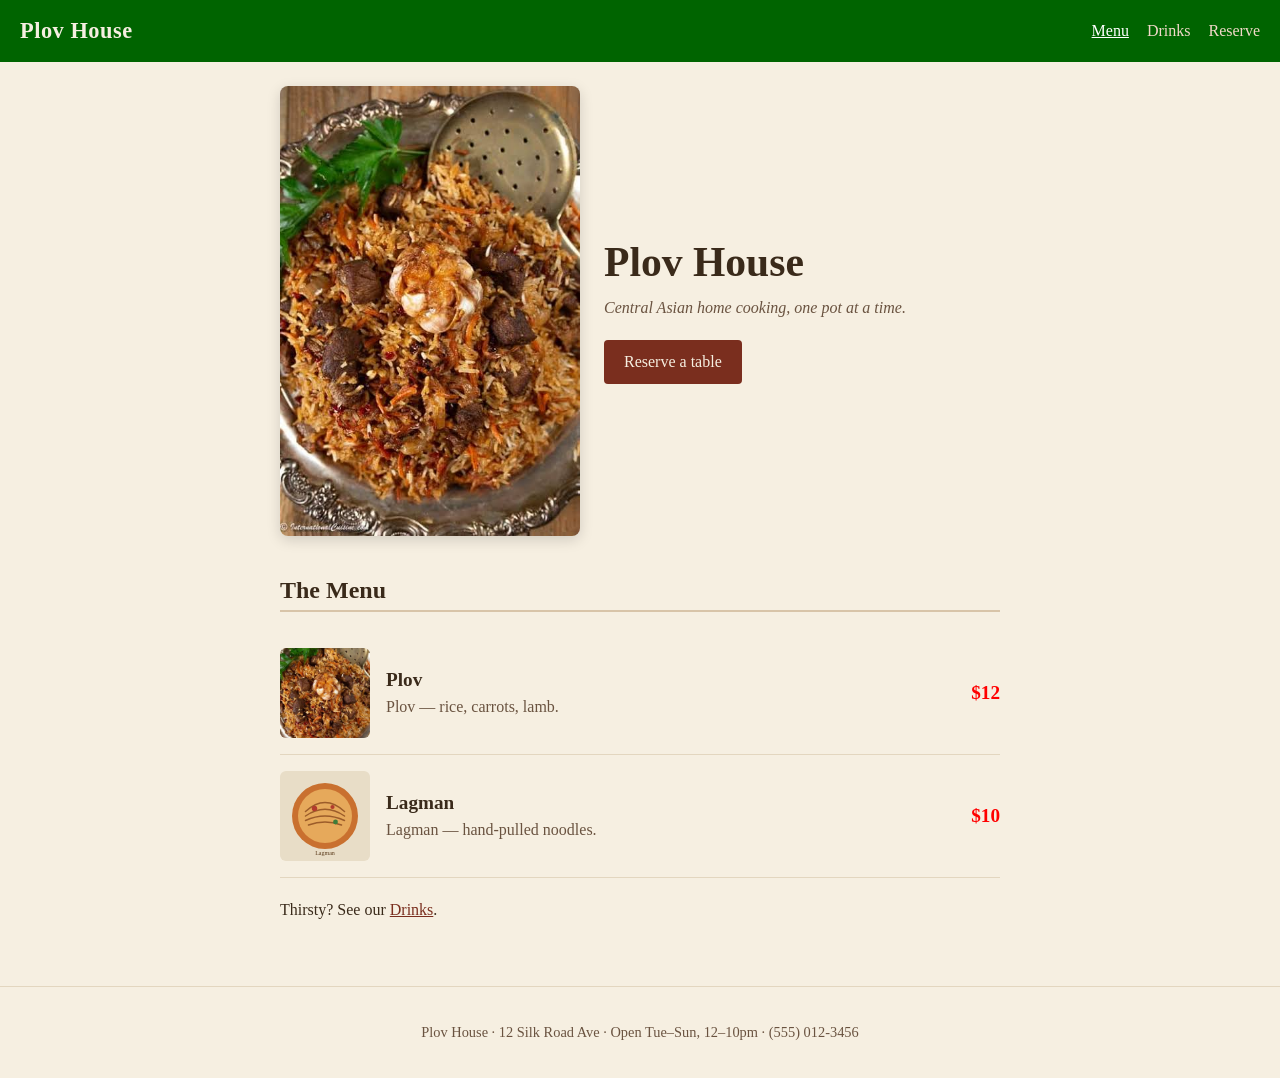
<file: index.html>
<!DOCTYPE html>
<html lang="en">
  <head>
    <meta charset="utf-8">
    <meta name="viewport" content="width=device-width, initial-scale=1">
    <title>Plov House</title>
    <link rel="stylesheet" href="style.css">
  </head>
  <body>
    <header class="site-header">
      <a class="brand" href="index.html">Plov House</a>
      <nav class="site-nav">
        <a href="index.html" class="current">Menu</a>
        <a href="drinks.html">Drinks</a>
        <a href="reserve.html">Reserve</a>
      </nav>
    </header>

    <main>
      <section class="hero">
        <img class="hero-photo" src="images/plov.png" alt="A plate of plov — rice, carrots, and lamb">
        <div class="hero-text">
          <h1>Plov House</h1>
          <p class="tagline">Central Asian home cooking, one pot at a time.</p>
          <a class="button" href="reserve.html">Reserve a table</a>
        </div>
      </section>

      <section class="menu">
        <h2>The Menu</h2>
        <ul class="dish-list">
          <li class="dish">
            <img class="dish-photo" src="images/plov.png" alt="Plov">
            <div class="dish-body">
              <h3 class="dish-name">Plov</h3>
              <p class="dish-desc">Plov — rice, carrots, lamb.</p>
            </div>
            <span class="price">$12</span>
          </li>
          <li class="dish">
            <img class="dish-photo" src="images/lagman.svg" alt="Lagman">
            <div class="dish-body">
              <h3 class="dish-name">Lagman</h3>
              <p class="dish-desc">Lagman — hand-pulled noodles.</p>
            </div>
            <span class="price">$10</span>
          </li>
        </ul>
        <p class="menu-note">Thirsty? See our <a href="drinks.html">Drinks</a>.</p>
      </section>
    </main>

    <footer class="site-footer">
      <p>Plov House · 12 Silk Road Ave · Open Tue–Sun, 12–10pm · (555) 012-3456</p>
    </footer>
  </body>
</html>
</file>
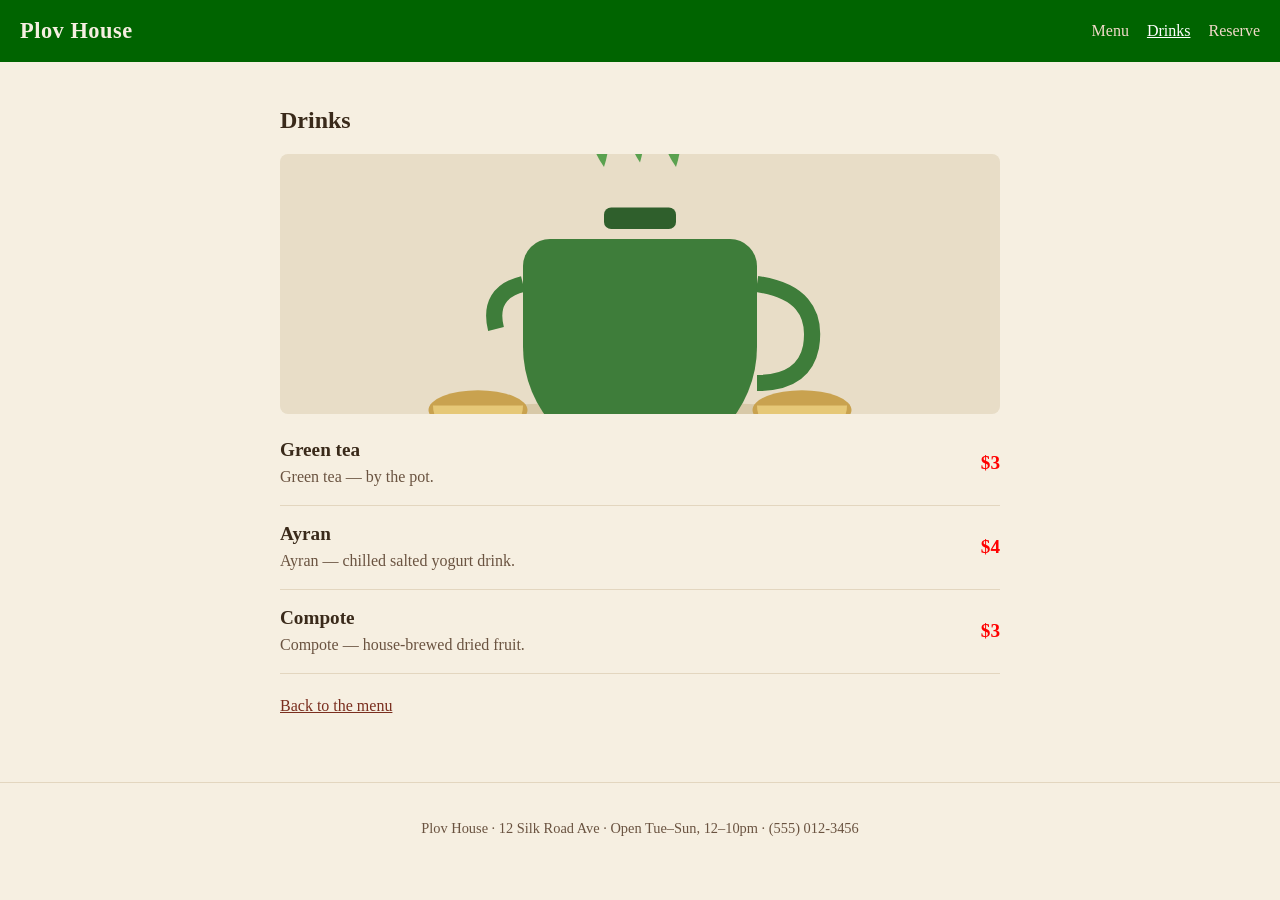
<file: drinks.html>
<!DOCTYPE html>
<html lang="en">
  <head>
    <meta charset="utf-8">
    <meta name="viewport" content="width=device-width, initial-scale=1">
    <title>Drinks</title>
    <link rel="stylesheet" href="style.css">
  </head>
  <body>
    <header class="site-header">
      <a class="brand" href="index.html">Plov House</a>
      <nav class="site-nav">
        <a href="index.html">Menu</a>
        <a href="drinks.html" class="current">Drinks</a>
        <a href="reserve.html">Reserve</a>
      </nav>
    </header>

    <main>
      <section class="menu">
        <h1>Drinks</h1>
        <img class="banner-photo" src="images/tea.svg" alt="A pot of green tea with two cups">
        <ul class="dish-list">
          <li class="dish">
            <div class="dish-body">
              <h3 class="dish-name">Green tea</h3>
              <p class="dish-desc">Green tea — by the pot.</p>
            </div>
            <span class="price">$3</span>
          </li>
          <li class="dish">
            <div class="dish-body">
              <h3 class="dish-name">Ayran</h3>
              <p class="dish-desc">Ayran — chilled salted yogurt drink.</p>
            </div>
            <span class="price">$4</span>
          </li>
          <li class="dish">
            <div class="dish-body">
              <h3 class="dish-name">Compote</h3>
              <p class="dish-desc">Compote — house-brewed dried fruit.</p>
            </div>
            <span class="price">$3</span>
          </li>
        </ul>
        <p class="menu-note"><a href="index.html">Back to the menu</a></p>
      </section>
    </main>

    <footer class="site-footer">
      <p>Plov House · 12 Silk Road Ave · Open Tue–Sun, 12–10pm · (555) 012-3456</p>
    </footer>
  </body>
</html>
</file>
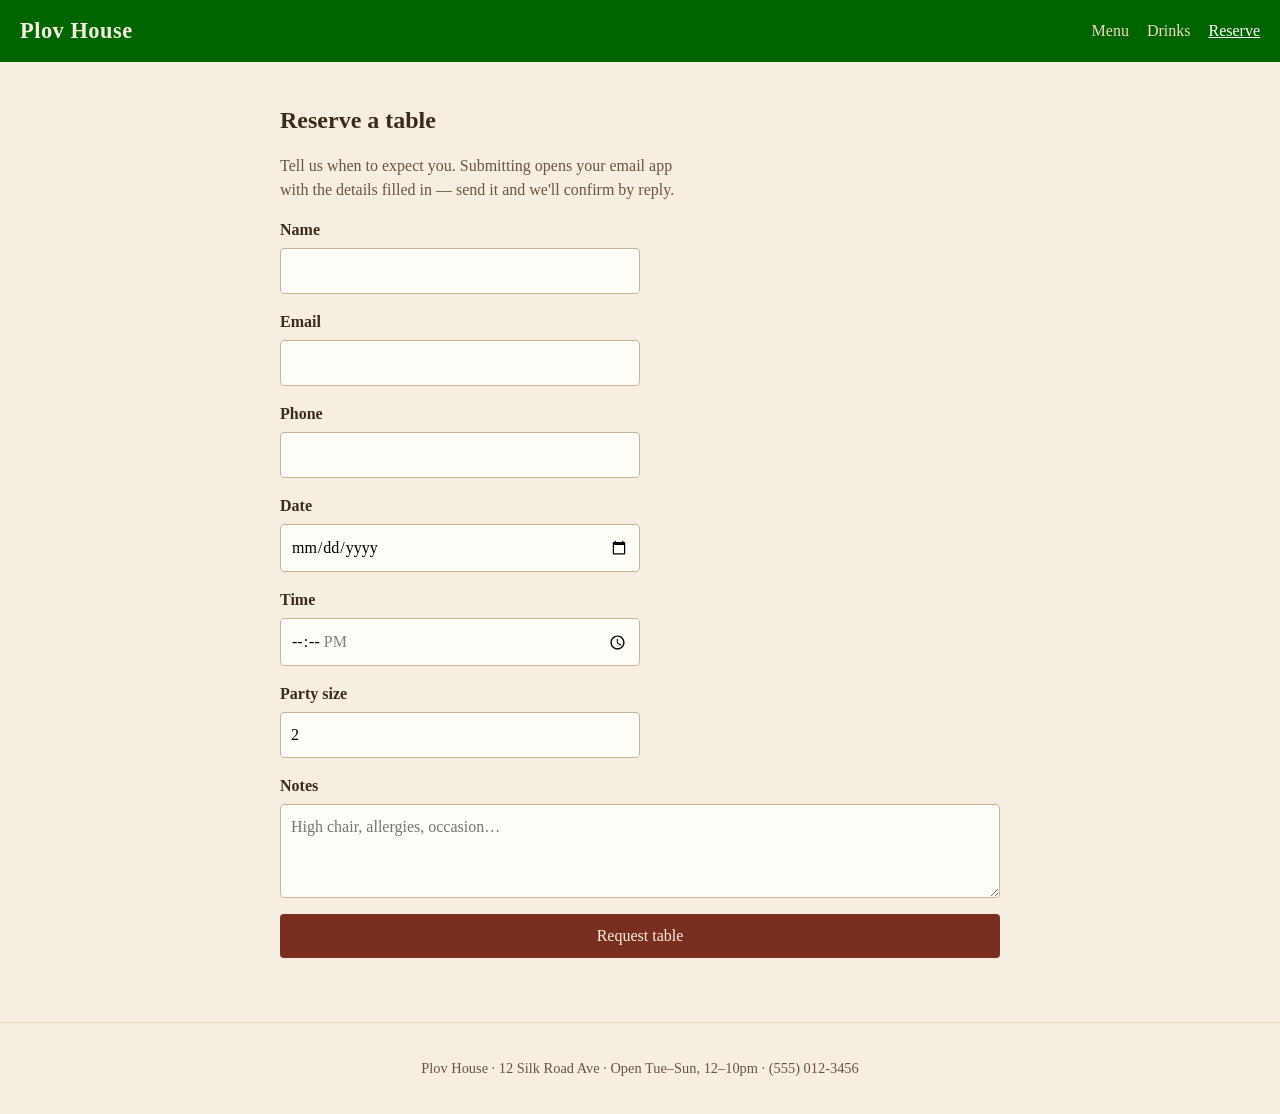
<file: reserve.html>
<!DOCTYPE html>
<html lang="en">
  <head>
    <meta charset="utf-8">
    <meta name="viewport" content="width=device-width, initial-scale=1">
    <title>Reserve a table</title>
    <link rel="stylesheet" href="style.css">
  </head>
  <body>
    <header class="site-header">
      <a class="brand" href="index.html">Plov House</a>
      <nav class="site-nav">
        <a href="index.html">Menu</a>
        <a href="drinks.html">Drinks</a>
        <a href="reserve.html" class="current">Reserve</a>
      </nav>
    </header>

    <main>
      <section class="reserve">
        <h1>Reserve a table</h1>
        <p class="reserve-intro">
          Tell us when to expect you. Submitting opens your email app with the
          details filled in — send it and we'll confirm by reply.
        </p>

        <form class="reserve-form" action="mailto:reservations@plovhouse.example" method="post" enctype="text/plain">
          <p class="field">
            <label for="name">Name</label>
            <input id="name" name="name" type="text" required autocomplete="name">
          </p>

          <p class="field">
            <label for="email">Email</label>
            <input id="email" name="email" type="email" required autocomplete="email">
          </p>

          <p class="field">
            <label for="phone">Phone</label>
            <input id="phone" name="phone" type="tel" autocomplete="tel">
          </p>

          <p class="field">
            <label for="date">Date</label>
            <input id="date" name="date" type="date" required>
          </p>

          <p class="field">
            <label for="time">Time</label>
            <input id="time" name="time" type="time" required min="12:00" max="22:00">
          </p>

          <p class="field">
            <label for="party">Party size</label>
            <input id="party" name="party" type="number" required min="1" max="12" value="2">
          </p>

          <p class="field">
            <label for="notes">Notes</label>
            <textarea id="notes" name="notes" rows="3" placeholder="High chair, allergies, occasion…"></textarea>
          </p>

          <p class="field">
            <button class="button" type="submit">Request table</button>
          </p>
        </form>
      </section>
    </main>

    <footer class="site-footer">
      <p>Plov House · 12 Silk Road Ave · Open Tue–Sun, 12–10pm · (555) 012-3456</p>
    </footer>
  </body>
</html>
</file>
<file: style.css>
/* ===========================================================================
   Plov House — one stylesheet for every page.
   Sections, top to bottom:
     1. Base / page defaults
     2. Header + navigation (shared by all three pages)
     3. Buttons and links
     4. Home page: hero + menu list
     5. Drinks page: banner + shared menu list
     6. Reserve page: form
     7. Footer
     8. Small-screen adjustments
   =========================================================================== */

/* 1. Base ------------------------------------------------------------------ */
* {
  box-sizing: border-box;
}

body {
  margin: 0;
  font-family: Georgia, "Times New Roman", serif;
  color: #3a2a1a;
  background: #f6efe1;
  line-height: 1.5;
}

main {
  max-width: 760px;
  margin: 0 auto;
  padding: 24px 20px 48px;
}

h1, h2, h3 {
  font-weight: 700;
  line-height: 1.2;
}

img {
  max-width: 100%;
  display: block;
}

/* 2. Header + navigation --------------------------------------------------- */
.site-header {
  display: flex;
  flex-wrap: wrap;
  align-items: center;
  justify-content: space-between;
  gap: 8px 16px;
  padding: 14px 20px;
  background: darkgreen;
  color: #f6efe1;
}

.brand {
  font-size: 1.4rem;
  font-weight: 700;
  color: #f6efe1;
  text-decoration: none;
  letter-spacing: 0.5px;
}

.site-nav {
  display: flex;
  gap: 18px;
}

.site-nav a {
  color: #f2d9c9;
  text-decoration: none;
}

.site-nav a:hover {
  color: #fff;
  text-decoration: underline;
}

.site-nav a.current {
  color: #fff;
  text-decoration: underline;
}

/* 3. Buttons --------------------------------------------------------------- */
.button {
  display: inline-block;
  background: #7a2e1e;
  color: #f6efe1;
  padding: 10px 20px;
  border: none;
  border-radius: 4px;
  font: inherit;
  font-size: 1rem;
  text-decoration: none;
  cursor: pointer;
}

.button:hover {
  background: #9a3a26;
}

a {
  color: #7a2e1e;
}

/* 4. Home: hero + menu ----------------------------------------------------- */
.hero {
  display: flex;
  flex-wrap: wrap;
  align-items: center;
  gap: 24px;
  margin-bottom: 40px;
}

.hero-photo {
  width: 300px;
  border-radius: 8px;
  box-shadow: 0 4px 14px rgba(0, 0, 0, 0.15);
}

.hero-text {
  flex: 1;
  min-width: 220px;
}

.hero-text h1 {
  font-size: 2.6rem;
  margin: 0 0 8px;
}

.tagline {
  font-style: italic;
  color: #6a5340;
  margin: 0 0 20px;
}

.menu h2 {
  border-bottom: 2px solid #d8c4a8;
  padding-bottom: 6px;
}

.dish-list {
  list-style: none;
  margin: 0;
  padding: 0;
}

.dish {
  display: flex;
  align-items: center;
  gap: 16px;
  padding: 16px 0;
  border-bottom: 1px solid #e3d6bf;
}

.dish-photo {
  width: 90px;
  height: 90px;
  object-fit: cover;
  border-radius: 6px;
  flex-shrink: 0;
}

.dish-body {
  flex: 1;
}

.dish-name {
  margin: 0 0 4px;
  font-size: 1.2rem;
}

.dish-desc {
  margin: 0;
  color: #6a5340;
}

.price {
  font-size: 1.2rem;
  font-weight: 700;
  color: red;
  white-space: nowrap;
}

.menu-note {
  margin-top: 20px;
}

/* 5. Drinks: banner -------------------------------------------------------- */
.banner-photo {
  width: 100%;
  max-height: 260px;
  object-fit: cover;
  border-radius: 8px;
  margin: 12px 0 8px;
}

/* 6. Reserve: form --------------------------------------------------------- */
.reserve-intro {
  color: #6a5340;
  max-width: 52ch;
}

.reserve-form {
  margin-top: 8px;
}

.field {
  display: flex;
  flex-direction: column;
  gap: 6px;
  margin: 0 0 16px;
}

.field label {
  font-weight: 700;
}

.field input,
.field textarea {
  font: inherit;
  padding: 10px;
  border: 1px solid #c9b697;
  border-radius: 4px;
  background: #fffdf8;
  max-width: 360px;
}

.field textarea {
  max-width: 100%;
  resize: vertical;
}

.field input:focus,
.field textarea:focus {
  outline: 2px solid #7a2e1e;
  outline-offset: 1px;
}

/* 7. Footer ---------------------------------------------------------------- */
.site-footer {
  border-top: 1px solid #e3d6bf;
  padding: 20px;
  text-align: center;
  color: #6a5340;
  font-size: 0.9rem;
}

/* 8. Small screens --------------------------------------------------------- */
@media (max-width: 480px) {
  .hero-photo {
    width: 100%;
  }

  .dish {
    flex-wrap: wrap;
  }
}
</file>
